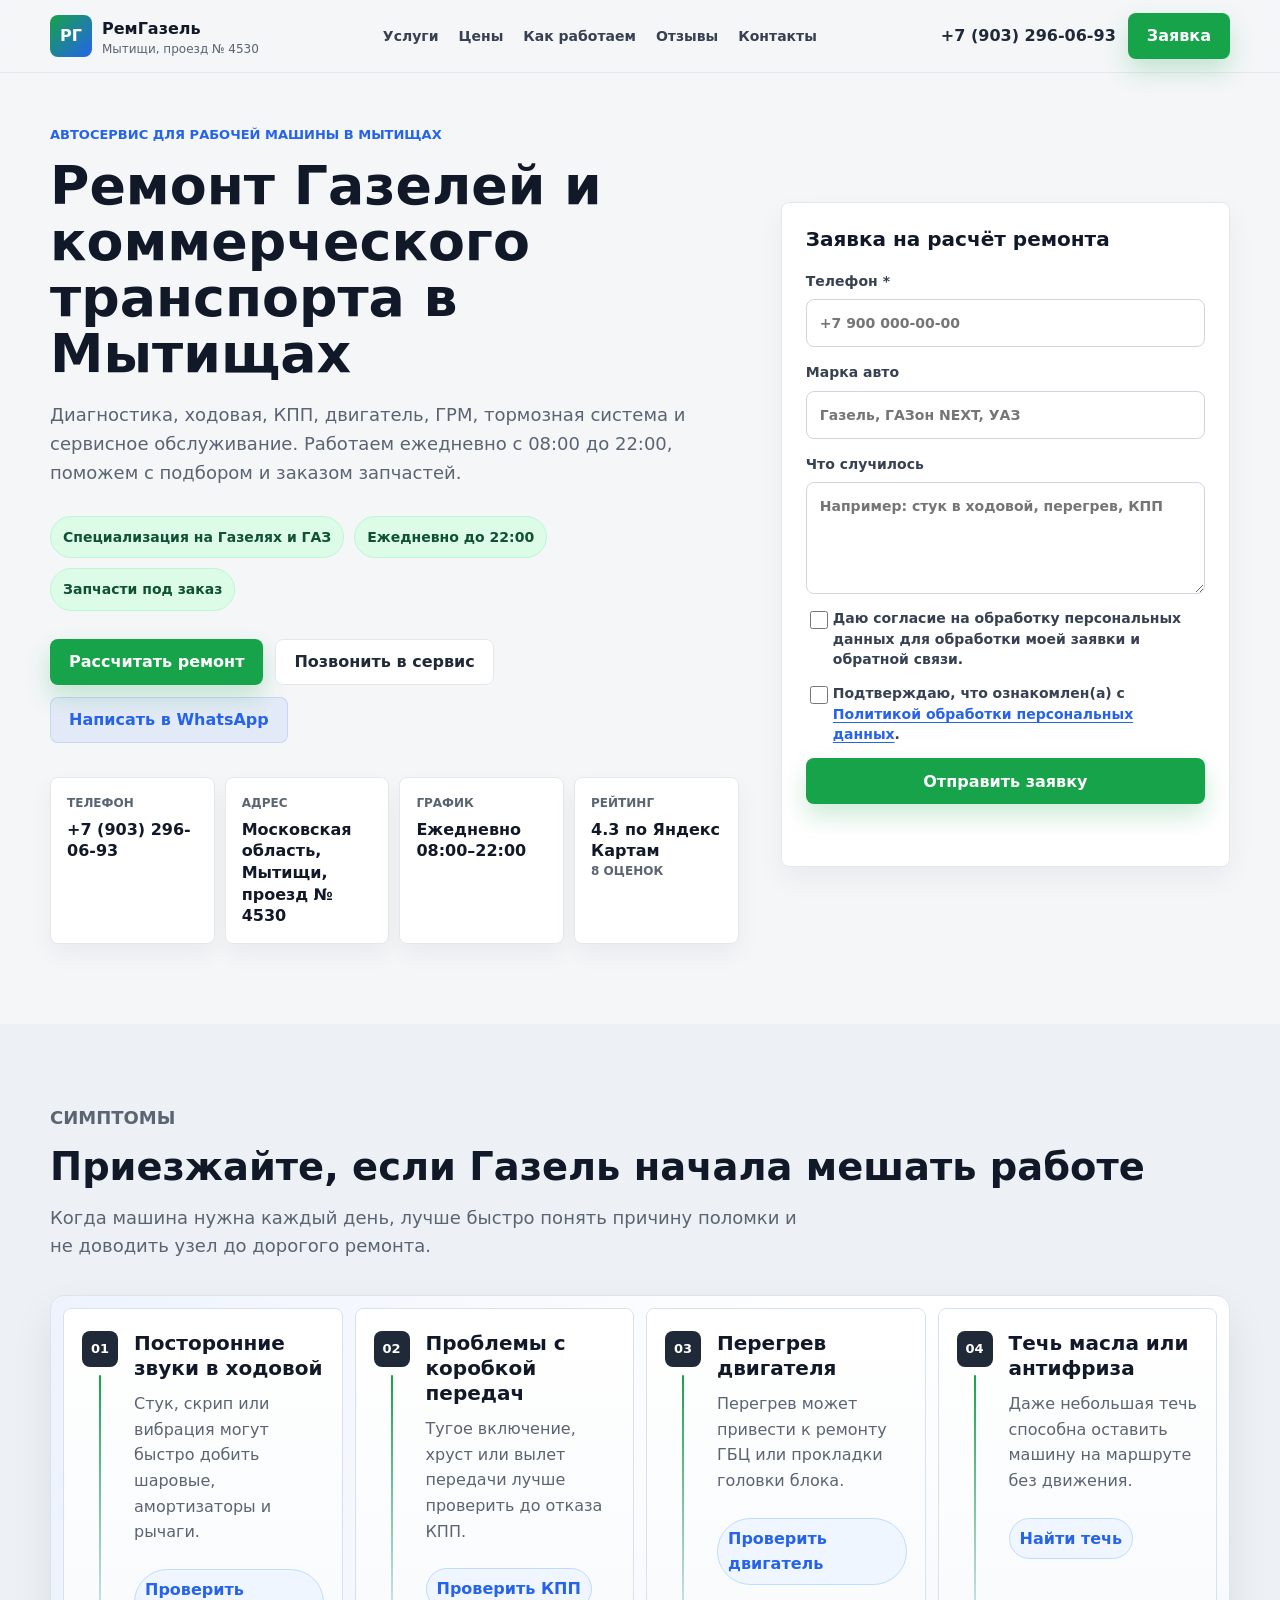
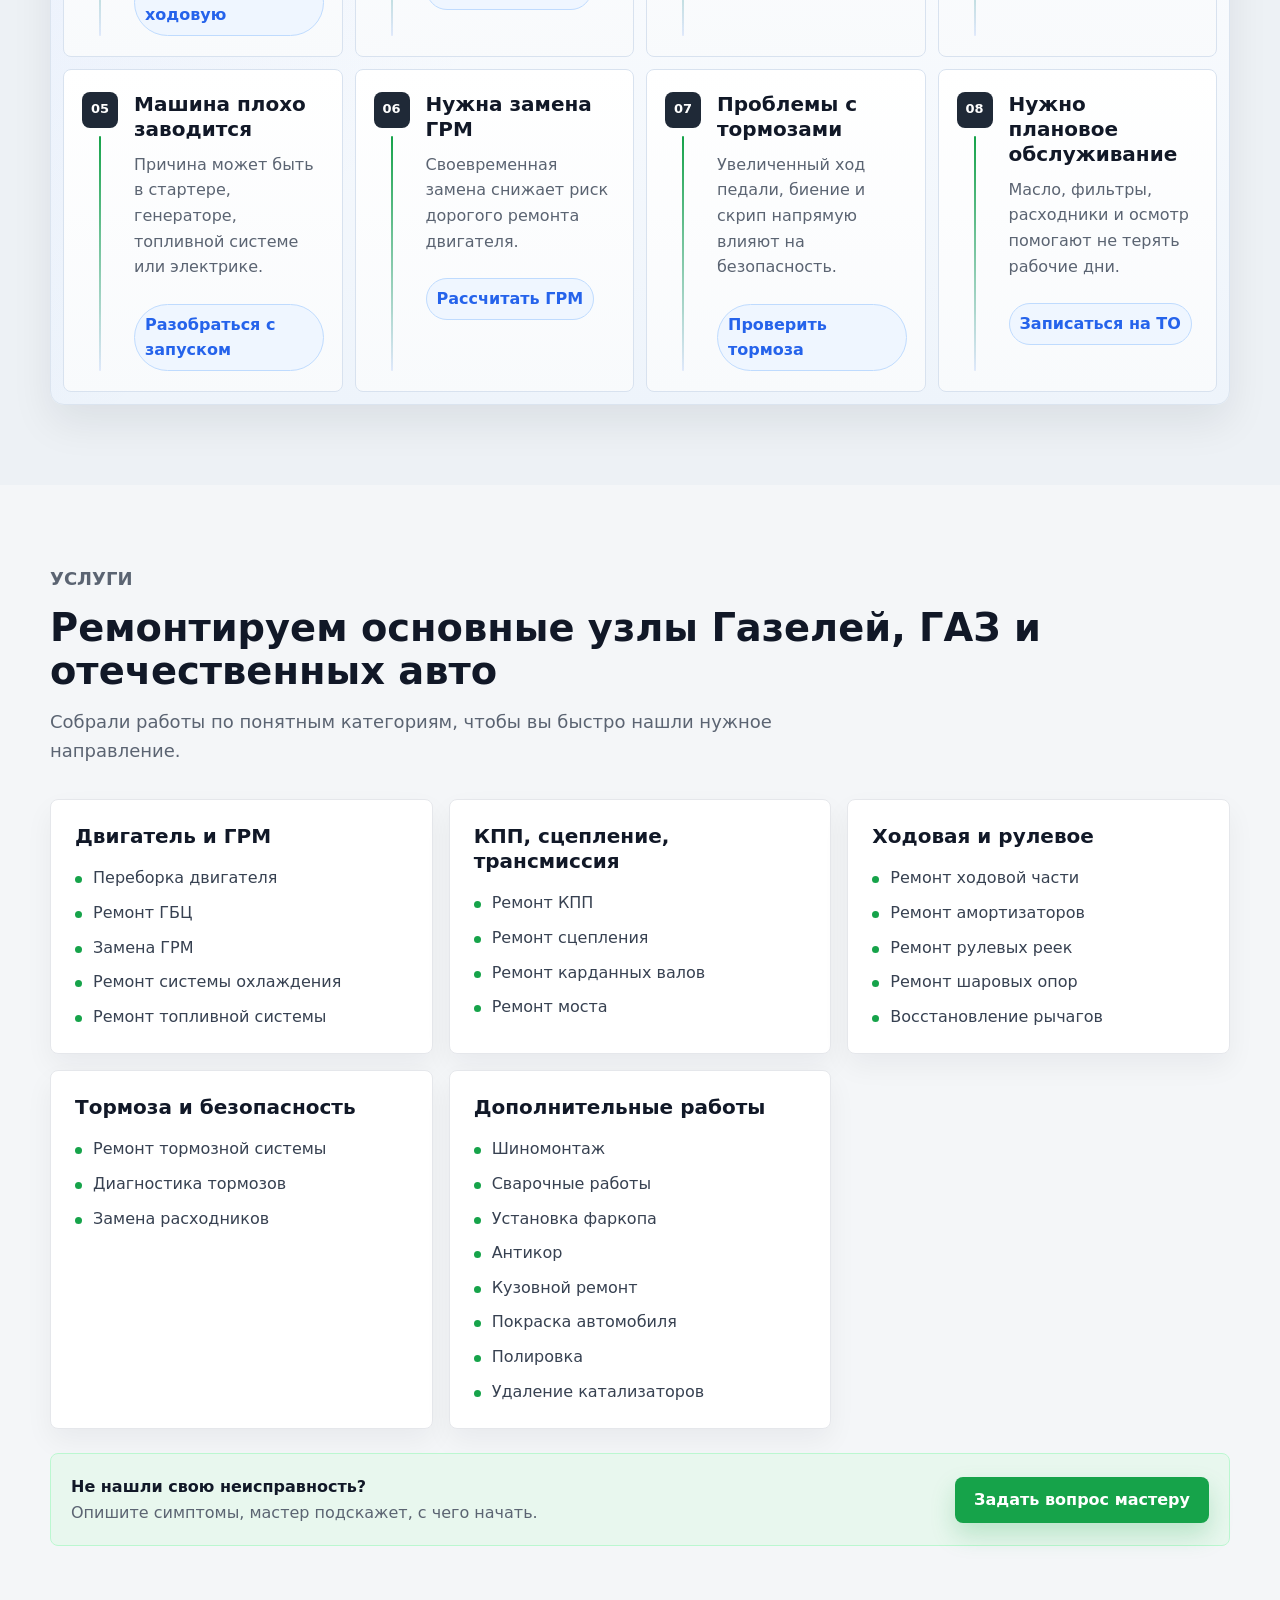
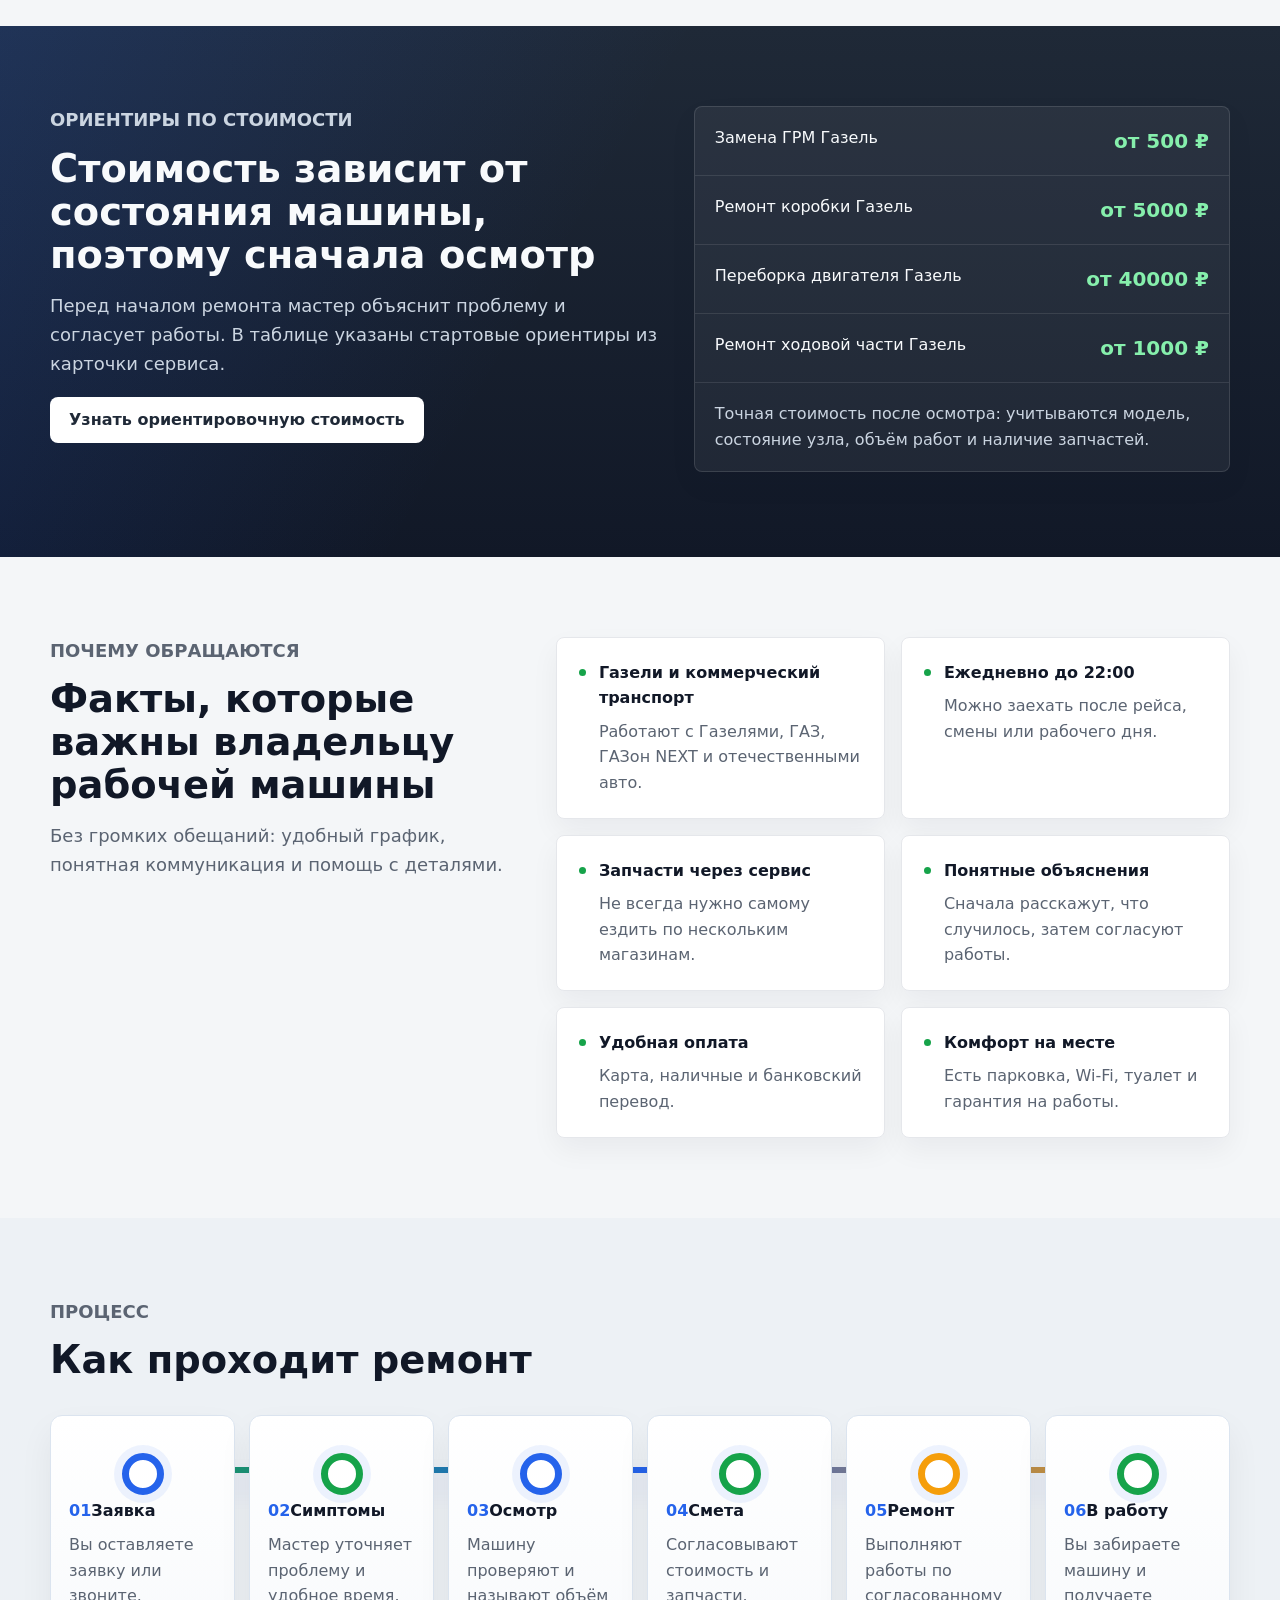
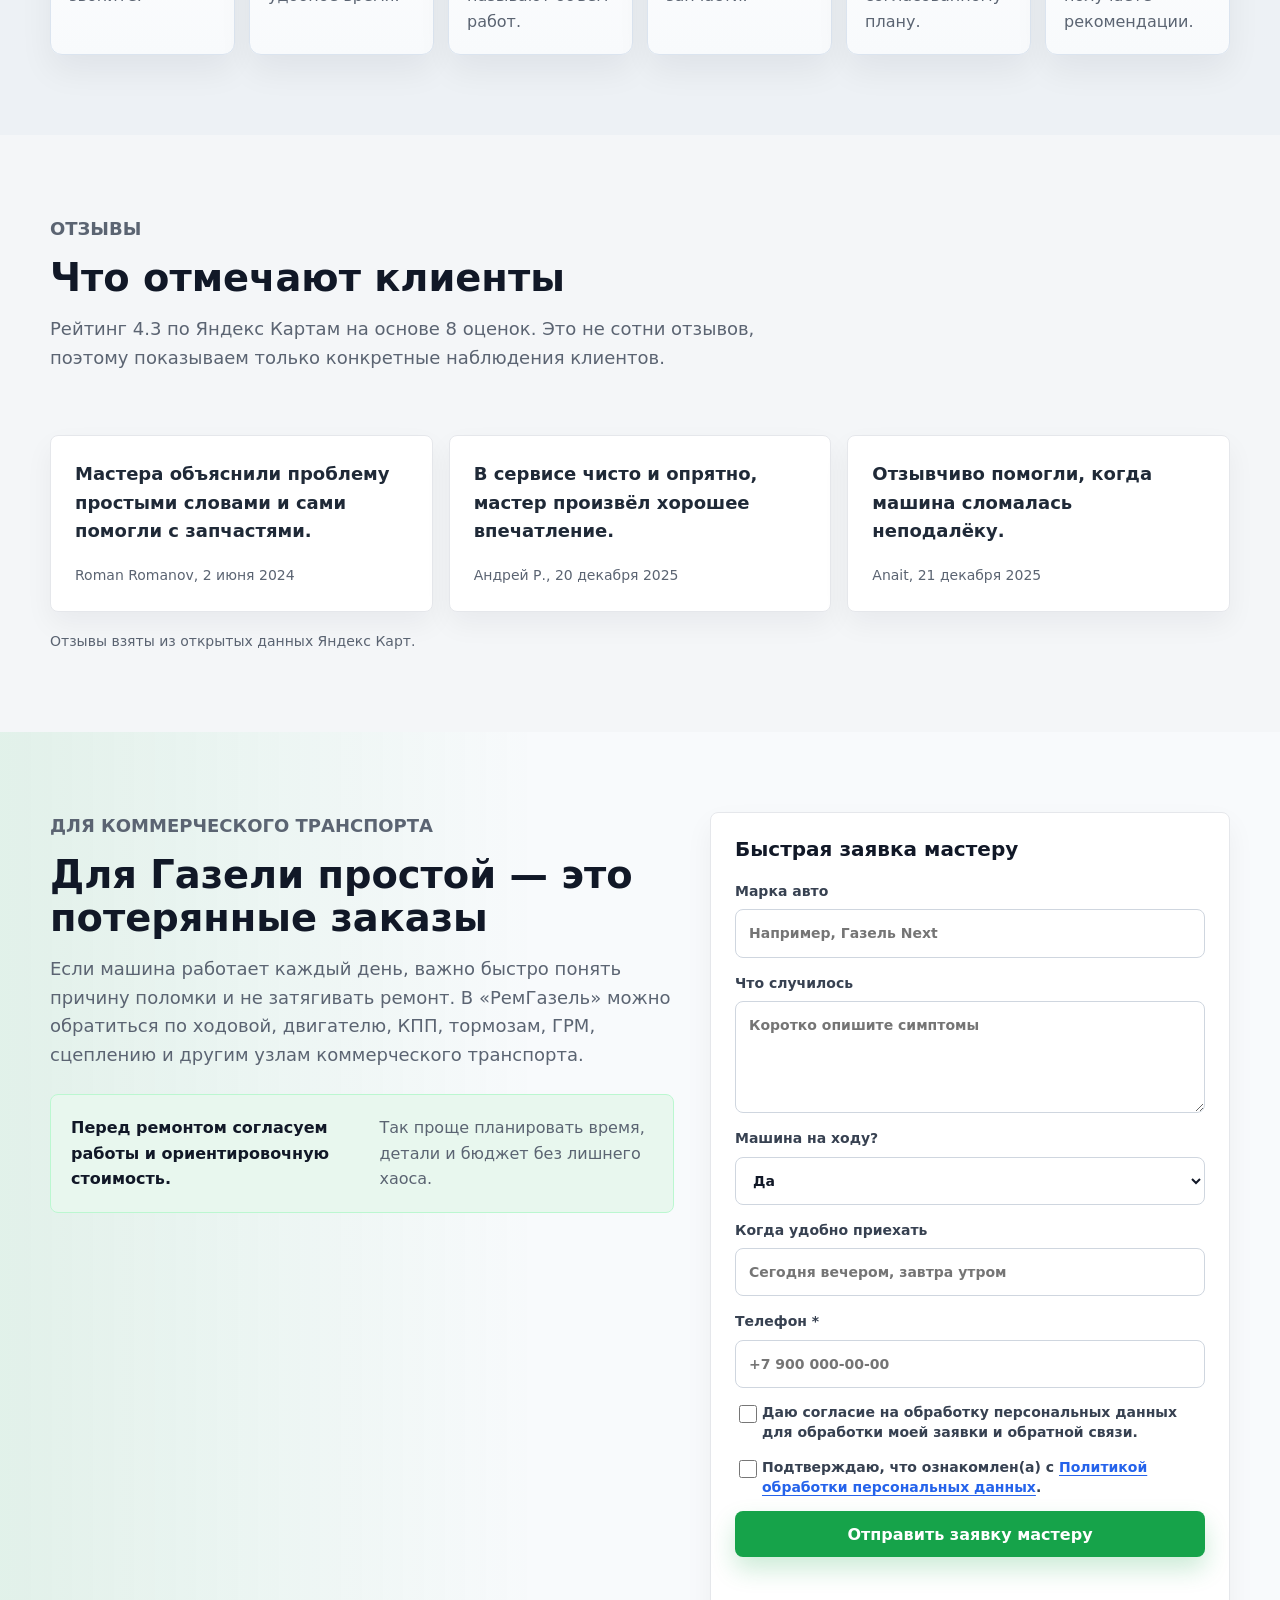
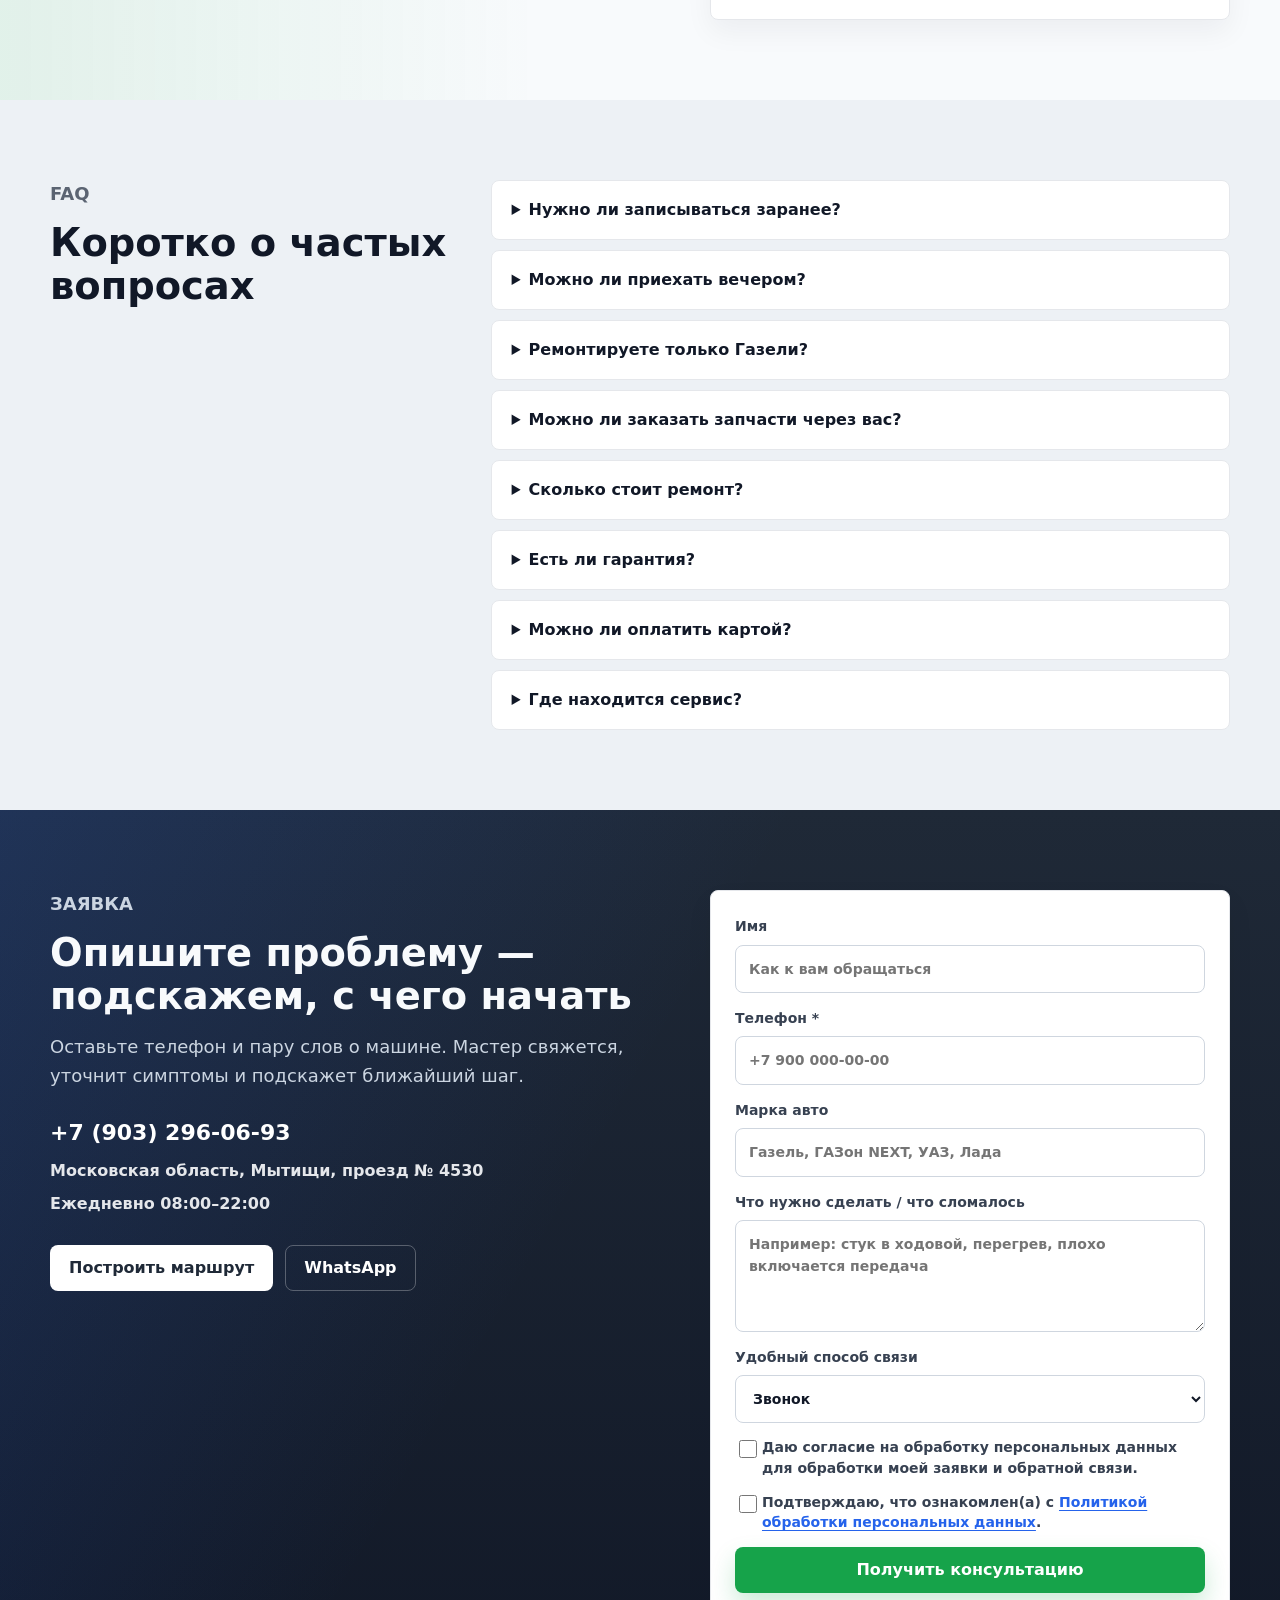
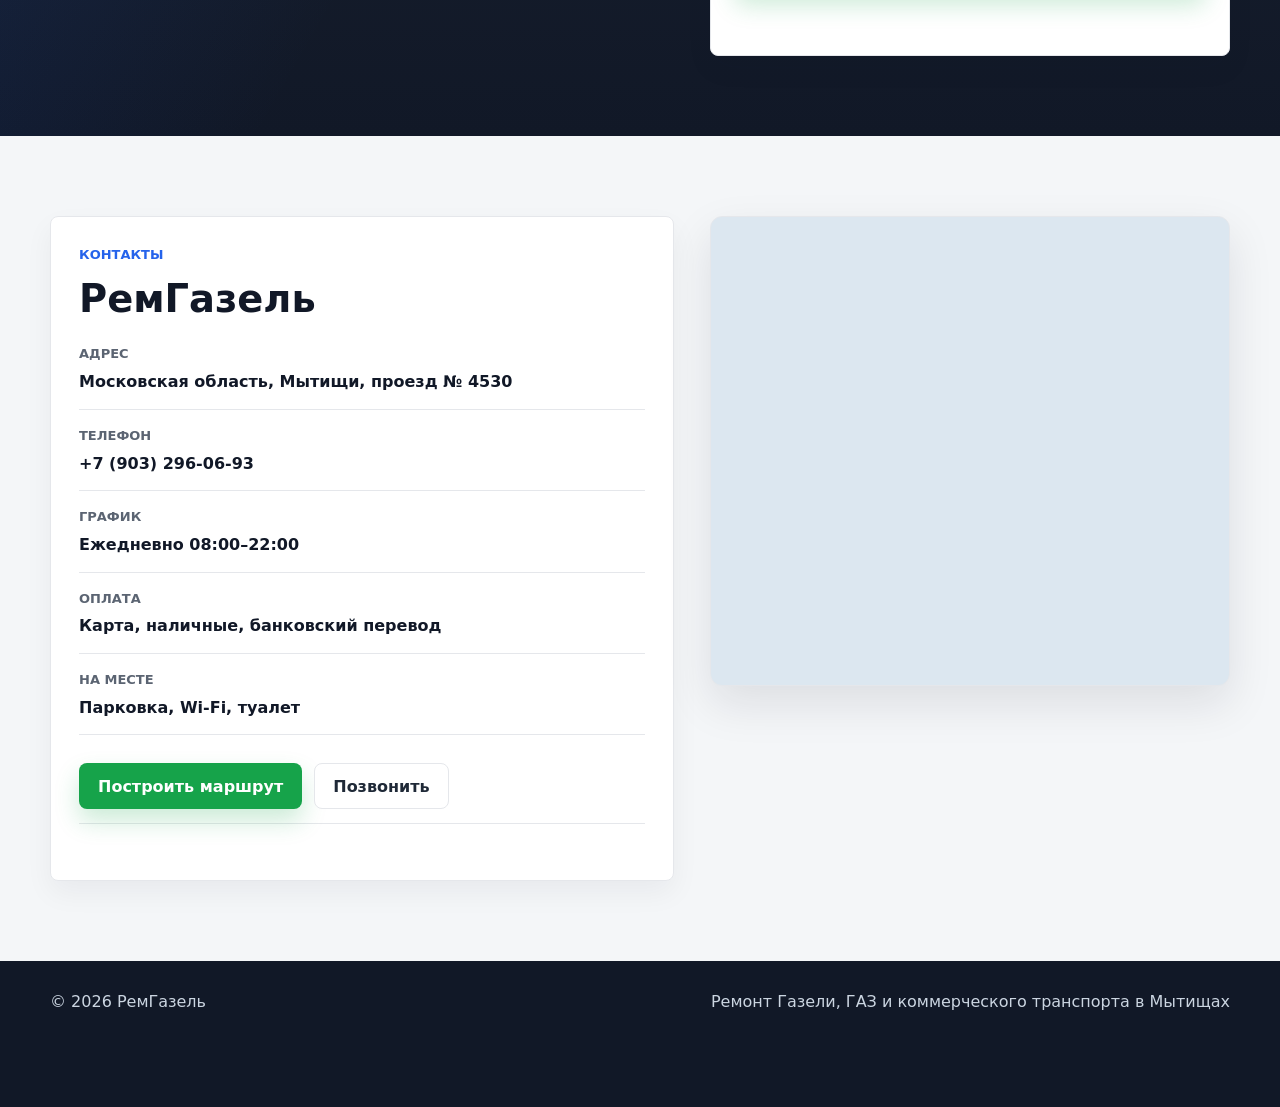
<file: index.html>
﻿<!doctype html>
<html lang="ru">
<head>
    <meta charset="utf-8">
    <meta name="viewport" content="width=device-width, initial-scale=1">
    <title>Ремонт Газелей в Мытищах | РемГазель</title>
    <meta name="description" content="Ремонт Газелей и коммерческого транспорта в Мытищах: диагностика, КПП, двигатель, ГРМ, ходовая. Ежедневно 08:00–22:00.">
    <meta name="robots" content="index, follow">
    <link rel="canonical" href="https://rombensonn.github.io/remgazel/">
    <meta property="og:type" content="website">
    <meta property="og:title" content="Ремонт Газелей и коммерческого транспорта в Мытищах">
    <meta property="og:description" content="Понятная диагностика, согласование стоимости, помощь с запчастями и работа ежедневно до 22:00.">
    <meta property="og:url" content="https://rombensonn.github.io/remgazel/">
    <meta property="og:image" content="https://rombensonn.github.io/remgazel/assets/img/og-remgazel.webp">
    <meta property="og:locale" content="ru_RU">
    <meta name="theme-color" content="#1F2937">
    <link rel="icon" href="data:image/svg+xml,%3Csvg xmlns='http://www.w3.org/2000/svg' viewBox='0 0 64 64'%3E%3Crect width='64' height='64' rx='10' fill='%2316A34A'/%3E%3Ctext x='32' y='40' font-size='24' text-anchor='middle' font-family='Arial' font-weight='700' fill='white'%3E%D0%A0%D0%93%3C/text%3E%3C/svg%3E">
    <link rel="preload" href="assets/img/hero-service.webp" as="image">
    <link rel="stylesheet" href="assets/css/styles.css">
    <script type="application/ld+json">{"@context":"https://schema.org","@type":"AutoRepair","name":"РемГазель","url":"https://rombensonn.github.io/remgazel/","image":"https://rombensonn.github.io/remgazel/assets/img/og-remgazel.webp","telephone":"+7 (903) 296-06-93","address":{"@type":"PostalAddress","streetAddress":"проезд № 4530","addressLocality":"Мытищи","addressRegion":"Московская область","addressCountry":"RU"},"openingHours":"Mo-Su 08:00-22:00","areaServed":["Мытищи","Московская область"],"aggregateRating":{"@type":"AggregateRating","ratingValue":"4.3","ratingCount":8},"paymentAccepted":["Cash","Credit Card","Bank Transfer"],"makesOffer":[{"@type":"Offer","name":"Ремонт Газели в Мытищах"},{"@type":"Offer","name":"Ремонт коммерческого транспорта"},{"@type":"Offer","name":"Замена ГРМ Газель"},{"@type":"Offer","name":"Ремонт КПП Газель"},{"@type":"Offer","name":"Ремонт двигателя Газель"},{"@type":"Offer","name":"Ремонт ходовой Газель"}]}</script>
    <script type="application/ld+json">{"@context":"https://schema.org","@type":"FAQPage","mainEntity":[{"@type":"Question","name":"Нужно ли записываться заранее?","acceptedAnswer":{"@type":"Answer","text":"Лучше позвонить или оставить заявку: мастер уточнит симптомы и подскажет удобное время приезда."}},{"@type":"Question","name":"Можно ли приехать вечером?","acceptedAnswer":{"@type":"Answer","text":"Да. Сервис работает ежедневно с 08:00 до 22:00, можно заехать после рейса или рабочего дня."}},{"@type":"Question","name":"Ремонтируете только Газели?","acceptedAnswer":{"@type":"Answer","text":"Нет. Работаем с ГАЗ, ГАЗон NEXT, УАЗ, ВАЗ, Лада и другим отечественным, легковым и коммерческим транспортом."}},{"@type":"Question","name":"Можно ли заказать запчасти через вас?","acceptedAnswer":{"@type":"Answer","text":"Да. По многим работам мастер подскажет по деталям и поможет оформить заказ через сервис."}},{"@type":"Question","name":"Сколько стоит ремонт?","acceptedAnswer":{"@type":"Answer","text":"Точная стоимость зависит от модели, состояния узла и объёма работ. До ремонта согласуем ориентировочную смету."}},{"@type":"Question","name":"Есть ли гарантия?","acceptedAnswer":{"@type":"Answer","text":"Да, на выполненные работы предоставляется гарантия. Условия зависят от вида ремонта и установленных деталей."}},{"@type":"Question","name":"Можно ли оплатить картой?","acceptedAnswer":{"@type":"Answer","text":"Да. Доступна оплата картой, наличными и банковским переводом."}},{"@type":"Question","name":"Где находится сервис?","acceptedAnswer":{"@type":"Answer","text":"Мы находимся в Мытищах: Московская область, проезд № 4530."}}]}</script>
</head>
<body>
<a class="skip-link" href="#main">Перейти к содержанию</a>

<header class="site-header" data-header>
    <div class="container header-inner">
        <a class="brand" href="#top" aria-label="РемГазель, в начало страницы">
            <span class="brand-mark">РГ</span>
            <span>
                <strong>РемГазель</strong>
                <small>Мытищи, проезд № 4530</small>
            </span>
        </a>
        <nav class="nav" aria-label="Основная навигация" data-nav>
            <a href="#services">Услуги</a>
            <a href="#prices">Цены</a>
            <a href="#process">Как работаем</a>
            <a href="#reviews">Отзывы</a>
            <a href="#contacts">Контакты</a>
        </nav>
        <div class="header-actions">
            <a class="header-phone" href="tel:+79032960693">+7 (903) 296-06-93</a>
            <a class="btn btn-primary" href="#lead">Заявка</a>
            <button class="menu-toggle" type="button" aria-label="Открыть меню" aria-expanded="false" data-menu-toggle>
                <span></span><span></span><span></span>
            </button>
        </div>
    </div>
</header>

<main id="main">
    <section class="hero section" id="top">
        <div class="container hero-grid">
            <div class="hero-copy reveal">
                <p class="eyebrow">Автосервис для рабочей машины в Мытищах</p>
                <h1>Ремонт Газелей и коммерческого транспорта в Мытищах</h1>
                <p class="hero-subtitle">Диагностика, ходовая, КПП, двигатель, ГРМ, тормозная система и сервисное обслуживание. Работаем ежедневно с 08:00 до 22:00, поможем с подбором и заказом запчастей.</p>
                <div class="quick-points" aria-label="Короткие преимущества">
                    <span>Специализация на Газелях и ГАЗ</span>
                    <span>Ежедневно до 22:00</span>
                    <span>Запчасти под заказ</span>
                </div>
                <div class="hero-cta">
                    <a class="btn btn-primary" href="#lead">Рассчитать ремонт</a>
                    <a class="btn btn-secondary" href="tel:+79032960693">Позвонить в сервис</a>
                    <a class="btn btn-ghost" target="_blank" rel="noopener" href="https://wa.me/79032960693?text=%D0%97%D0%B4%D1%80%D0%B0%D0%B2%D1%81%D1%82%D0%B2%D1%83%D0%B9%D1%82%D0%B5.%20%D0%A5%D0%BE%D1%87%D1%83%20%D1%83%D1%82%D0%BE%D1%87%D0%BD%D0%B8%D1%82%D1%8C%20%D1%80%D0%B5%D0%BC%D0%BE%D0%BD%D1%82%20%D0%93%D0%B0%D0%B7%D0%B5%D0%BB%D0%B8">Написать в WhatsApp</a>
                </div>
                <div class="hero-facts" aria-label="Контакты сервиса">
                    <div><span>Телефон</span><a href="tel:+79032960693">+7 (903) 296-06-93</a></div>
                    <div><span>Адрес</span><strong>Московская область, Мытищи, проезд № 4530</strong></div>
                    <div><span>График</span><strong>Ежедневно 08:00–22:00</strong></div>
                    <div><span>Рейтинг</span><strong>4.3 по Яндекс Картам</strong><small>8 оценок</small></div>
                </div>
            </div>

            <div class="hero-panel reveal form-panel" aria-label="Форма заявки на ремонт">
                <form class="lead-form hero-lead-form" data-lead-form novalidate>
                    <h3>Заявка на расчёт ремонта</h3>
                    <label>Телефон *<input name="phone" type="tel" inputmode="tel" autocomplete="tel" required placeholder="+7 900 000-00-00"></label>
                    <label>Марка авто<input name="car" type="text" maxlength="80" placeholder="Газель, ГАЗон NEXT, УАЗ"></label>
                    <label>Что случилось<textarea name="issue" maxlength="1000" placeholder="Например: стук в ходовой, перегрев, КПП"></textarea></label>
                    <input type="hidden" name="contact_method" value="Звонок">
                    <input type="hidden" name="page_url" value="">
                    <input type="hidden" name="utm_source" value="">
                    <input type="hidden" name="utm_medium" value="">
                    <input type="hidden" name="utm_campaign" value="">
                    <label class="hp-field">Сайт<input name="website" type="text" tabindex="-1" autocomplete="off"></label>
                    <label class="consent"><input type="checkbox" name="consent_data" value="1" required><span>Даю согласие на обработку персональных данных для обработки моей заявки и обратной связи.</span></label>
                    <label class="consent"><input type="checkbox" name="consent_policy" value="1" required><span>Подтверждаю, что ознакомлен(а) с <a href="privacy.html" target="_blank" rel="noopener">Политикой обработки персональных данных</a>.</span></label>
                    <button class="btn btn-primary" type="submit">Отправить заявку</button>
                    <p class="form-message" role="status" aria-live="polite"></p>
                </form>
            </div>
        </div>
    </section>

    <section class="section section-muted">
        <div class="container">
            <div class="section-head reveal">
                <p class="eyebrow">Симптомы</p>
                <h2>Приезжайте, если Газель начала мешать работе</h2>
                <p>Когда машина нужна каждый день, лучше быстро понять причину поломки и не доводить узел до дорогого ремонта.</p>
            </div>
            <div class="symptom-grid">
                                    <article class="symptom-card reveal">
                        <h3>Посторонние звуки в ходовой</h3>
                        <p>Стук, скрип или вибрация могут быстро добить шаровые, амортизаторы и рычаги.</p>
                        <a href="#lead">Проверить ходовую</a>
                    </article>
                                    <article class="symptom-card reveal">
                        <h3>Проблемы с коробкой передач</h3>
                        <p>Тугое включение, хруст или вылет передачи лучше проверить до отказа КПП.</p>
                        <a href="#lead">Проверить КПП</a>
                    </article>
                                    <article class="symptom-card reveal">
                        <h3>Перегрев двигателя</h3>
                        <p>Перегрев может привести к ремонту ГБЦ или прокладки головки блока.</p>
                        <a href="#lead">Проверить двигатель</a>
                    </article>
                                    <article class="symptom-card reveal">
                        <h3>Течь масла или антифриза</h3>
                        <p>Даже небольшая течь способна оставить машину на маршруте без движения.</p>
                        <a href="#lead">Найти течь</a>
                    </article>
                                    <article class="symptom-card reveal">
                        <h3>Машина плохо заводится</h3>
                        <p>Причина может быть в стартере, генераторе, топливной системе или электрике.</p>
                        <a href="#lead">Разобраться с запуском</a>
                    </article>
                                    <article class="symptom-card reveal">
                        <h3>Нужна замена ГРМ</h3>
                        <p>Своевременная замена снижает риск дорогого ремонта двигателя.</p>
                        <a href="#lead">Рассчитать ГРМ</a>
                    </article>
                                    <article class="symptom-card reveal">
                        <h3>Проблемы с тормозами</h3>
                        <p>Увеличенный ход педали, биение и скрип напрямую влияют на безопасность.</p>
                        <a href="#lead">Проверить тормоза</a>
                    </article>
                                    <article class="symptom-card reveal">
                        <h3>Нужно плановое обслуживание</h3>
                        <p>Масло, фильтры, расходники и осмотр помогают не терять рабочие дни.</p>
                        <a href="#lead">Записаться на ТО</a>
                    </article>
                            </div>
        </div>
    </section>

    <section class="section" id="services">
        <div class="container">
            <div class="section-head reveal">
                <p class="eyebrow">Услуги</p>
                <h2>Ремонтируем основные узлы Газелей, ГАЗ и отечественных авто</h2>
                <p>Собрали работы по понятным категориям, чтобы вы быстро нашли нужное направление.</p>
            </div>
            <div class="service-grid">
                                    <article class="service-card reveal">
                        <h3>Двигатель и ГРМ</h3>
                        <ul>
                                                            <li>Переборка двигателя</li>
                                                            <li>Ремонт ГБЦ</li>
                                                            <li>Замена ГРМ</li>
                                                            <li>Ремонт системы охлаждения</li>
                                                            <li>Ремонт топливной системы</li>
                                                    </ul>
                    </article>
                                    <article class="service-card reveal">
                        <h3>КПП, сцепление, трансмиссия</h3>
                        <ul>
                                                            <li>Ремонт КПП</li>
                                                            <li>Ремонт сцепления</li>
                                                            <li>Ремонт карданных валов</li>
                                                            <li>Ремонт моста</li>
                                                    </ul>
                    </article>
                                    <article class="service-card reveal">
                        <h3>Ходовая и рулевое</h3>
                        <ul>
                                                            <li>Ремонт ходовой части</li>
                                                            <li>Ремонт амортизаторов</li>
                                                            <li>Ремонт рулевых реек</li>
                                                            <li>Ремонт шаровых опор</li>
                                                            <li>Восстановление рычагов</li>
                                                    </ul>
                    </article>
                                    <article class="service-card reveal">
                        <h3>Тормоза и безопасность</h3>
                        <ul>
                                                            <li>Ремонт тормозной системы</li>
                                                            <li>Диагностика тормозов</li>
                                                            <li>Замена расходников</li>
                                                    </ul>
                    </article>
                                    <article class="service-card reveal">
                        <h3>Дополнительные работы</h3>
                        <ul>
                                                            <li>Шиномонтаж</li>
                                                            <li>Сварочные работы</li>
                                                            <li>Установка фаркопа</li>
                                                            <li>Антикор</li>
                                                            <li>Кузовной ремонт</li>
                                                            <li>Покраска автомобиля</li>
                                                            <li>Полировка</li>
                                                            <li>Удаление катализаторов</li>
                                                    </ul>
                    </article>
                            </div>
            <div class="inline-cta reveal">
                <div>
                    <strong>Не нашли свою неисправность?</strong>
                    <span>Опишите симптомы, мастер подскажет, с чего начать.</span>
                </div>
                <a class="btn btn-primary" href="#lead">Задать вопрос мастеру</a>
            </div>
        </div>
    </section>

    <section class="section section-graphite" id="prices">
        <div class="container prices-layout">
            <div class="section-head invert reveal">
                <p class="eyebrow">Ориентиры по стоимости</p>
                <h2>Стоимость зависит от состояния машины, поэтому сначала осмотр</h2>
                <p>Перед началом ремонта мастер объяснит проблему и согласует работы. В таблице указаны стартовые ориентиры из карточки сервиса.</p>
                <a class="btn btn-light" href="#lead">Узнать ориентировочную стоимость</a>
            </div>
            <div class="price-table reveal" role="table" aria-label="Ориентиры по стоимости ремонта">
                                    <div class="price-row" role="row">
                        <span role="cell">Замена ГРМ Газель</span>
                        <strong role="cell">от 500 ₽</strong>
                    </div>
                                    <div class="price-row" role="row">
                        <span role="cell">Ремонт коробки Газель</span>
                        <strong role="cell">от 5000 ₽</strong>
                    </div>
                                    <div class="price-row" role="row">
                        <span role="cell">Переборка двигателя Газель</span>
                        <strong role="cell">от 40000 ₽</strong>
                    </div>
                                    <div class="price-row" role="row">
                        <span role="cell">Ремонт ходовой части Газель</span>
                        <strong role="cell">от 1000 ₽</strong>
                    </div>
                                <p class="price-note">Точная стоимость после осмотра: учитываются модель, состояние узла, объём работ и наличие запчастей.</p>
            </div>
        </div>
    </section>

    <section class="section">
        <div class="container why-layout">
            <div class="section-head reveal">
                <p class="eyebrow">Почему обращаются</p>
                <h2>Факты, которые важны владельцу рабочей машины</h2>
                <p>Без громких обещаний: удобный график, понятная коммуникация и помощь с деталями.</p>
            </div>
            <div class="benefit-grid">
                <div class="benefit-card reveal"><strong>Газели и коммерческий транспорт</strong><span>Работают с Газелями, ГАЗ, ГАЗон NEXT и отечественными авто.</span></div>
                <div class="benefit-card reveal"><strong>Ежедневно до 22:00</strong><span>Можно заехать после рейса, смены или рабочего дня.</span></div>
                <div class="benefit-card reveal"><strong>Запчасти через сервис</strong><span>Не всегда нужно самому ездить по нескольким магазинам.</span></div>
                <div class="benefit-card reveal"><strong>Понятные объяснения</strong><span>Сначала расскажут, что случилось, затем согласуют работы.</span></div>
                <div class="benefit-card reveal"><strong>Удобная оплата</strong><span>Карта, наличные и банковский перевод.</span></div>
                <div class="benefit-card reveal"><strong>Комфорт на месте</strong><span>Есть парковка, Wi-Fi, туалет и гарантия на работы.</span></div>
            </div>
        </div>
    </section>

    <section class="section section-muted" id="process">
        <div class="container">
            <div class="section-head reveal">
                <p class="eyebrow">Процесс</p>
                <h2>Как проходит ремонт</h2>
            </div>
            <ol class="process-route reveal">
                <li><span>01</span><strong>Заявка</strong><p>Вы оставляете заявку или звоните.</p></li>
                <li><span>02</span><strong>Симптомы</strong><p>Мастер уточняет проблему и удобное время.</p></li>
                <li><span>03</span><strong>Осмотр</strong><p>Машину проверяют и называют объём работ.</p></li>
                <li><span>04</span><strong>Смета</strong><p>Согласовывают стоимость и запчасти.</p></li>
                <li><span>05</span><strong>Ремонт</strong><p>Выполняют работы по согласованному плану.</p></li>
                <li><span>06</span><strong>В работу</strong><p>Вы забираете машину и получаете рекомендации.</p></li>
            </ol>
        </div>
    </section>

    <section class="section" id="reviews">
        <div class="container reviews-layout">
            <div class="section-head reveal">
                <p class="eyebrow">Отзывы</p>
                <h2>Что отмечают клиенты</h2>
                <p>Рейтинг 4.3 по Яндекс Картам на основе 8 оценок. Это не сотни отзывов, поэтому показываем только конкретные наблюдения клиентов.</p>
            </div>
            <div class="review-grid">
                <figure class="review-card reveal">
                    <blockquote>Мастера объяснили проблему простыми словами и сами помогли с запчастями.</blockquote>
                    <figcaption>Roman Romanov, 2 июня 2024</figcaption>
                </figure>
                <figure class="review-card reveal">
                    <blockquote>В сервисе чисто и опрятно, мастер произвёл хорошее впечатление.</blockquote>
                    <figcaption>Андрей Р., 20 декабря 2025</figcaption>
                </figure>
                <figure class="review-card reveal">
                    <blockquote>Отзывчиво помогли, когда машина сломалась неподалёку.</blockquote>
                    <figcaption>Anait, 21 декабря 2025</figcaption>
                </figure>
            </div>
            <p class="source-note">Отзывы взяты из открытых данных Яндекс Карт.</p>
        </div>
    </section>

    <section class="section commercial-section">
        <div class="container commercial-grid">
            <div class="commercial-copy reveal">
                <p class="eyebrow">Для коммерческого транспорта</p>
                <h2>Для Газели простой — это потерянные заказы</h2>
                <p>Если машина работает каждый день, важно быстро понять причину поломки и не затягивать ремонт. В «РемГазель» можно обратиться по ходовой, двигателю, КПП, тормозам, ГРМ, сцеплению и другим узлам коммерческого транспорта.</p>
                <div class="risk-card">
                    <strong>Перед ремонтом согласуем работы и ориентировочную стоимость.</strong>
                    <span>Так проще планировать время, детали и бюджет без лишнего хаоса.</span>
                </div>
            </div>
            <form class="lead-form mini-form reveal" data-lead-form novalidate>
                <h3>Быстрая заявка мастеру</h3>
                <label>Марка авто<input name="car" type="text" maxlength="80" placeholder="Например, Газель Next"></label>
                <label>Что случилось<textarea name="issue" maxlength="1000" placeholder="Коротко опишите симптомы"></textarea></label>
                <label>Машина на ходу?
                    <select name="vehicle_status">
                        <option value="Да">Да</option>
                        <option value="Нет">Нет</option>
                    </select>
                </label>
                <label>Когда удобно приехать<input name="preferred_time" type="text" maxlength="80" placeholder="Сегодня вечером, завтра утром"></label>
                <label>Телефон *<input name="phone" type="tel" inputmode="tel" autocomplete="tel" required placeholder="+7 900 000-00-00"></label>
                <input type="hidden" name="contact_method" value="Звонок">
                <input type="hidden" name="page_url" value="">
                <input type="hidden" name="utm_source" value="">
                <input type="hidden" name="utm_medium" value="">
                <input type="hidden" name="utm_campaign" value="">
                <label class="hp-field">Сайт<input name="website" type="text" tabindex="-1" autocomplete="off"></label>
                <label class="consent"><input type="checkbox" name="consent_data" value="1" required><span>Даю согласие на обработку персональных данных для обработки моей заявки и обратной связи.</span></label>
                <label class="consent"><input type="checkbox" name="consent_policy" value="1" required><span>Подтверждаю, что ознакомлен(а) с <a href="privacy.html" target="_blank" rel="noopener">Политикой обработки персональных данных</a>.</span></label>
                <button class="btn btn-primary" type="submit">Отправить заявку мастеру</button>
                <p class="form-message" role="status" aria-live="polite"></p>
            </form>
        </div>
    </section>

    <section class="section section-muted" id="faq">
        <div class="container faq-layout">
            <div class="section-head reveal">
                <p class="eyebrow">FAQ</p>
                <h2>Коротко о частых вопросах</h2>
            </div>
            <div class="faq-list reveal">
                                    <details>
                        <summary>Нужно ли записываться заранее?</summary>
                        <p>Лучше позвонить или оставить заявку: мастер уточнит симптомы и подскажет удобное время приезда.</p>
                    </details>
                                    <details>
                        <summary>Можно ли приехать вечером?</summary>
                        <p>Да. Сервис работает ежедневно с 08:00 до 22:00, можно заехать после рейса или рабочего дня.</p>
                    </details>
                                    <details>
                        <summary>Ремонтируете только Газели?</summary>
                        <p>Нет. Работаем с ГАЗ, ГАЗон NEXT, УАЗ, ВАЗ, Лада и другим отечественным, легковым и коммерческим транспортом.</p>
                    </details>
                                    <details>
                        <summary>Можно ли заказать запчасти через вас?</summary>
                        <p>Да. По многим работам мастер подскажет по деталям и поможет оформить заказ через сервис.</p>
                    </details>
                                    <details>
                        <summary>Сколько стоит ремонт?</summary>
                        <p>Точная стоимость зависит от модели, состояния узла и объёма работ. До ремонта согласуем ориентировочную смету.</p>
                    </details>
                                    <details>
                        <summary>Есть ли гарантия?</summary>
                        <p>Да, на выполненные работы предоставляется гарантия. Условия зависят от вида ремонта и установленных деталей.</p>
                    </details>
                                    <details>
                        <summary>Можно ли оплатить картой?</summary>
                        <p>Да. Доступна оплата картой, наличными и банковским переводом.</p>
                    </details>
                                    <details>
                        <summary>Где находится сервис?</summary>
                        <p>Мы находимся в Мытищах: Московская область, проезд № 4530.</p>
                    </details>
                            </div>
        </div>
    </section>

    <section class="section final-cta" id="lead">
        <div class="container lead-grid">
            <div class="section-head invert reveal">
                <p class="eyebrow">Заявка</p>
                <h2>Опишите проблему — подскажем, с чего начать</h2>
                <p>Оставьте телефон и пару слов о машине. Мастер свяжется, уточнит симптомы и подскажет ближайший шаг.</p>
                <div class="contact-stack">
                    <a href="tel:+79032960693">+7 (903) 296-06-93</a>
                    <span>Московская область, Мытищи, проезд № 4530</span>
                    <span>Ежедневно 08:00–22:00</span>
                </div>
                <div class="hero-cta">
                    <a class="btn btn-light" target="_blank" rel="noopener" href="https://yandex.ru/maps/?text=%D0%9C%D0%BE%D1%81%D0%BA%D0%BE%D0%B2%D1%81%D0%BA%D0%B0%D1%8F+%D0%BE%D0%B1%D0%BB%D0%B0%D1%81%D1%82%D1%8C%2C+%D0%9C%D1%8B%D1%82%D0%B8%D1%89%D0%B8%2C+%D0%BF%D1%80%D0%BE%D0%B5%D0%B7%D0%B4+%E2%84%96+4530">Построить маршрут</a>
                    <a class="btn btn-outline-light" target="_blank" rel="noopener" href="https://wa.me/79032960693?text=%D0%97%D0%B4%D1%80%D0%B0%D0%B2%D1%81%D1%82%D0%B2%D1%83%D0%B9%D1%82%D0%B5.%20%D0%A5%D0%BE%D1%87%D1%83%20%D1%83%D1%82%D0%BE%D1%87%D0%BD%D0%B8%D1%82%D1%8C%20%D1%80%D0%B5%D0%BC%D0%BE%D0%BD%D1%82%20%D0%93%D0%B0%D0%B7%D0%B5%D0%BB%D0%B8">WhatsApp</a>
                </div>
            </div>
            <form class="lead-form reveal" data-lead-form novalidate>
                <label>Имя<input name="name" type="text" maxlength="80" autocomplete="name" placeholder="Как к вам обращаться"></label>
                <label>Телефон *<input name="phone" type="tel" inputmode="tel" autocomplete="tel" required placeholder="+7 900 000-00-00"></label>
                <label>Марка авто<input name="car" type="text" maxlength="80" placeholder="Газель, ГАЗон NEXT, УАЗ, Лада"></label>
                <label>Что нужно сделать / что сломалось<textarea name="issue" maxlength="1000" placeholder="Например: стук в ходовой, перегрев, плохо включается передача"></textarea></label>
                <label>Удобный способ связи
                    <select name="contact_method">
                        <option value="Звонок">Звонок</option>
                        <option value="WhatsApp">WhatsApp</option>
                        <option value="Telegram">Telegram</option>
                    </select>
                </label>
                <label class="consent"><input type="checkbox" name="consent_data" value="1" required><span>Даю согласие на обработку персональных данных для обработки моей заявки и обратной связи.</span></label>
                <label class="consent"><input type="checkbox" name="consent_policy" value="1" required><span>Подтверждаю, что ознакомлен(а) с <a href="privacy.html" target="_blank" rel="noopener">Политикой обработки персональных данных</a>.</span></label>
                <input type="hidden" name="page_url" value="">
                <input type="hidden" name="utm_source" value="">
                <input type="hidden" name="utm_medium" value="">
                <input type="hidden" name="utm_campaign" value="">
                <label class="hp-field">Сайт<input name="website" type="text" tabindex="-1" autocomplete="off"></label>
                <button class="btn btn-primary" type="submit">Получить консультацию</button>
                <p class="form-message" role="status" aria-live="polite"></p>
            </form>
        </div>
    </section>

    <section class="section contacts-section" id="contacts">
        <div class="container contacts-grid">
            <div class="contact-card reveal">
                <p class="eyebrow">Контакты</p>
                <h2>РемГазель</h2>
                <dl>
                    <div><dt>Адрес</dt><dd>Московская область, Мытищи, проезд № 4530</dd></div>
                    <div><dt>Телефон</dt><dd><a href="tel:+79032960693">+7 (903) 296-06-93</a></dd></div>
                    <div><dt>График</dt><dd>Ежедневно 08:00–22:00</dd></div>
                    <div><dt>Оплата</dt><dd>Карта, наличные, банковский перевод</dd></div>
                    <div><dt>На месте</dt><dd>Парковка, Wi‑Fi, туалет</dd></div>
                </dl>
                <div class="hero-cta">
                    <a class="btn btn-primary" target="_blank" rel="noopener" href="https://yandex.ru/maps/?text=%D0%9C%D0%BE%D1%81%D0%BA%D0%BE%D0%B2%D1%81%D0%BA%D0%B0%D1%8F+%D0%BE%D0%B1%D0%BB%D0%B0%D1%81%D1%82%D1%8C%2C+%D0%9C%D1%8B%D1%82%D0%B8%D1%89%D0%B8%2C+%D0%BF%D1%80%D0%BE%D0%B5%D0%B7%D0%B4+%E2%84%96+4530">Построить маршрут</a>
                    <a class="btn btn-secondary" href="tel:+79032960693">Позвонить</a>
                </div>
            </div>
            <iframe
                class="map-frame reveal"
                title="Яндекс Карта: РемГазель, Московская область, Мытищи, проезд № 4530"
                src="https://yandex.ru/map-widget/v1/?text=%D0%A0%D0%B5%D0%BC%D0%93%D0%B0%D0%B7%D0%B5%D0%BB%D1%8C%2C+%D0%9C%D0%BE%D1%81%D0%BA%D0%BE%D0%B2%D1%81%D0%BA%D0%B0%D1%8F+%D0%BE%D0%B1%D0%BB%D0%B0%D1%81%D1%82%D1%8C%2C+%D0%9C%D1%8B%D1%82%D0%B8%D1%89%D0%B8%2C+%D0%BF%D1%80%D0%BE%D0%B5%D0%B7%D0%B4+%E2%84%96+4530&z=16"
                loading="lazy"
                referrerpolicy="no-referrer-when-downgrade"
                allowfullscreen>
            </iframe>
        </div>
    </section>
</main>

<footer class="site-footer">
    <div class="container footer-inner">
        <span>© 2026 РемГазель</span>
        <span>Ремонт Газели, ГАЗ и коммерческого транспорта в Мытищах</span>
    </div>
</footer>

<div class="mobile-cta" aria-label="Быстрые действия">
    <a href="tel:+79032960693">Позвонить</a>
    <a target="_blank" rel="noopener" href="https://wa.me/79032960693?text=%D0%97%D0%B4%D1%80%D0%B0%D0%B2%D1%81%D1%82%D0%B2%D1%83%D0%B9%D1%82%D0%B5.%20%D0%A5%D0%BE%D1%87%D1%83%20%D1%83%D1%82%D0%BE%D1%87%D0%BD%D0%B8%D1%82%D1%8C%20%D1%80%D0%B5%D0%BC%D0%BE%D0%BD%D1%82%20%D0%93%D0%B0%D0%B7%D0%B5%D0%BB%D0%B8">WhatsApp</a>
    <a href="#lead">Заявка</a>
</div>

<script src="assets/js/main.js" defer></script>
</body>
</html>
</file>
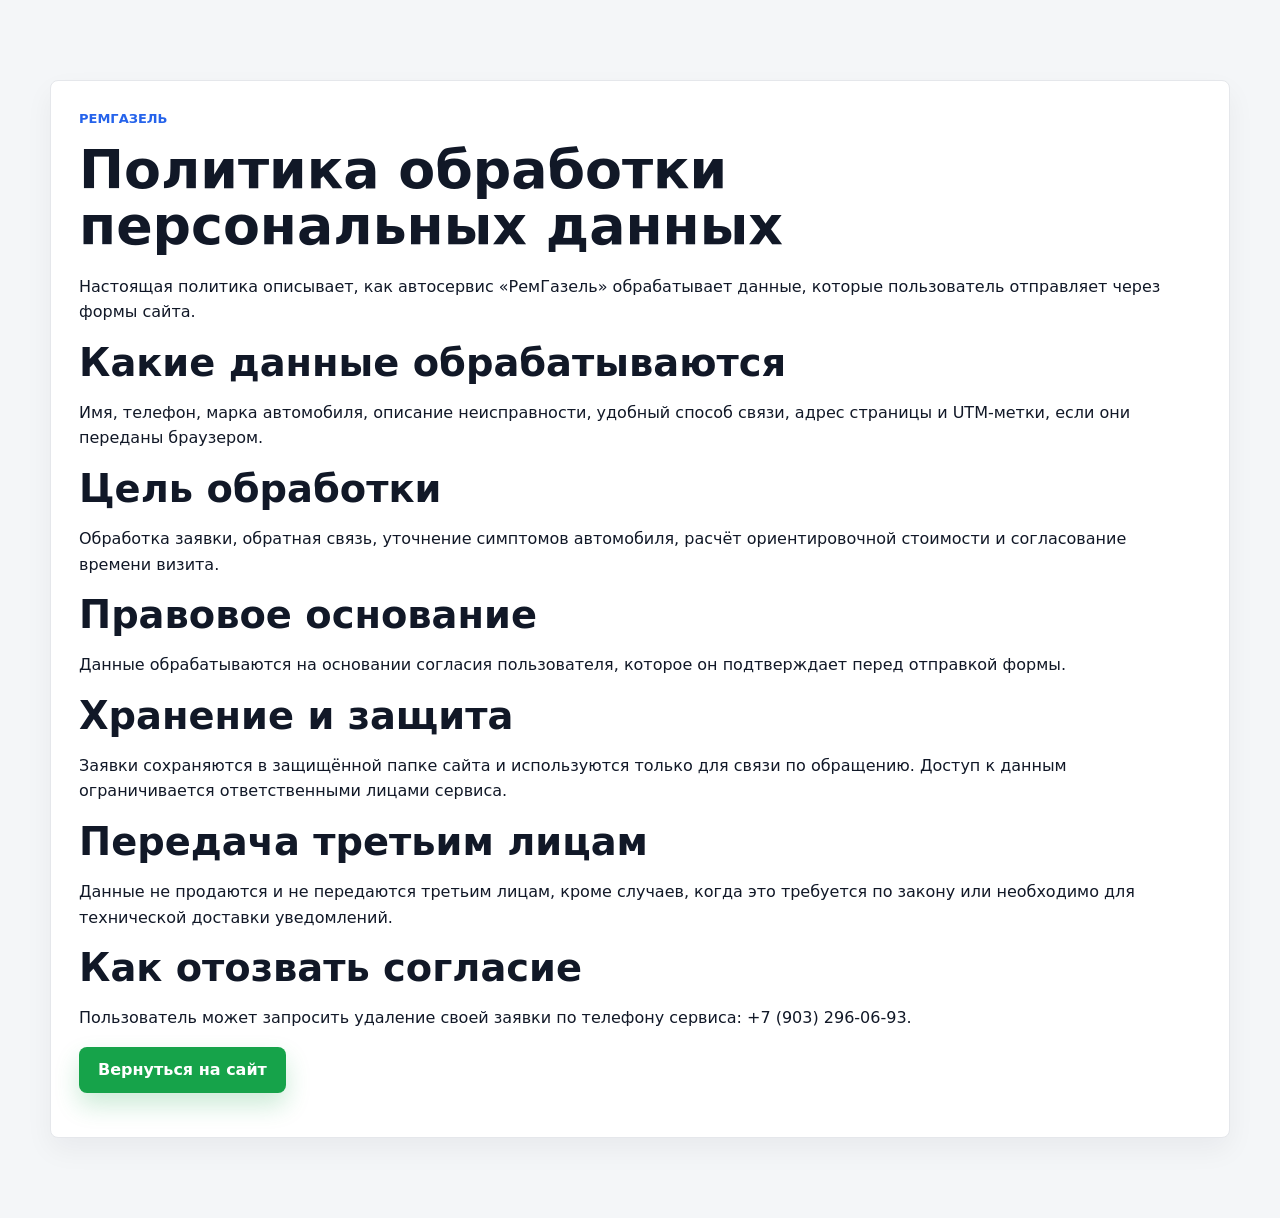
<file: privacy.html>
<!doctype html>
<html lang="ru">
<head>
    <meta charset="utf-8">
    <meta name="viewport" content="width=device-width, initial-scale=1">
    <title>Политика обработки персональных данных | РемГазель</title>
    <meta name="robots" content="index, follow">
    <link rel="stylesheet" href="assets/css/styles.css">
</head>
<body>
<main class="section">
    <div class="container contact-card">
        <p class="eyebrow">РемГазель</p>
        <h1>Политика обработки персональных данных</h1>
        <p>Настоящая политика описывает, как автосервис «РемГазель» обрабатывает данные, которые пользователь отправляет через формы сайта.</p>

        <h2>Какие данные обрабатываются</h2>
        <p>Имя, телефон, марка автомобиля, описание неисправности, удобный способ связи, адрес страницы и UTM-метки, если они переданы браузером.</p>

        <h2>Цель обработки</h2>
        <p>Обработка заявки, обратная связь, уточнение симптомов автомобиля, расчёт ориентировочной стоимости и согласование времени визита.</p>

        <h2>Правовое основание</h2>
        <p>Данные обрабатываются на основании согласия пользователя, которое он подтверждает перед отправкой формы.</p>

        <h2>Хранение и защита</h2>
        <p>Заявки сохраняются в защищённой папке сайта и используются только для связи по обращению. Доступ к данным ограничивается ответственными лицами сервиса.</p>

        <h2>Передача третьим лицам</h2>
        <p>Данные не продаются и не передаются третьим лицам, кроме случаев, когда это требуется по закону или необходимо для технической доставки уведомлений.</p>

        <h2>Как отозвать согласие</h2>
        <p>Пользователь может запросить удаление своей заявки по телефону сервиса: <a href="tel:+79032960693">+7 (903) 296-06-93</a>.</p>

        <p><a class="btn btn-primary" href="index.html">Вернуться на сайт</a></p>
    </div>
</main>
</body>
</html>
</file>
<file: assets/css/styles.css>
:root {
    --bg: #f4f6f8;
    --surface: #ffffff;
    --surface-2: #eef3f8;
    --text: #111827;
    --muted: #5b6472;
    --graphite: #1f2937;
    --graphite-2: #111827;
    --line: #e5e7eb;
    --primary: #2563eb;
    --primary-dark: #1d4ed8;
    --green: #16a34a;
    --green-dark: #15803d;
    --amber: #f59e0b;
    --danger: #b91c1c;
    --radius: 8px;
    --shadow: 0 18px 45px rgba(15, 23, 42, 0.10);
    --container: 1180px;
}

* {
    box-sizing: border-box;
}

html {
    scroll-behavior: smooth;
}

body {
    margin: 0;
    color: var(--text);
    background: var(--bg);
    font-family: Inter, ui-sans-serif, system-ui, -apple-system, BlinkMacSystemFont, "Segoe UI", Arial, sans-serif;
    font-size: 16px;
    line-height: 1.6;
    text-rendering: optimizeLegibility;
}

img,
svg {
    display: block;
    max-width: 100%;
}

a {
    color: inherit;
    text-decoration: none;
}

button,
input,
textarea,
select {
    font: inherit;
}

button,
a,
summary {
    touch-action: manipulation;
}

:focus-visible {
    outline: 3px solid rgba(37, 99, 235, 0.35);
    outline-offset: 3px;
}

.skip-link {
    position: fixed;
    left: 16px;
    top: 10px;
    z-index: 200;
    transform: translateY(-140%);
    background: var(--graphite);
    color: #fff;
    padding: 10px 14px;
    border-radius: var(--radius);
}

.skip-link:focus {
    transform: translateY(0);
}

.container {
    width: min(100% - 32px, var(--container));
    margin-inline: auto;
}

.section {
    padding: 80px 0;
}

.section-muted {
    background: #edf1f5;
}

.section-graphite,
.final-cta {
    color: #f8fafc;
    background:
        linear-gradient(120deg, rgba(37, 99, 235, 0.18), transparent 44%),
        linear-gradient(180deg, var(--graphite), var(--graphite-2));
}

.site-header {
    position: sticky;
    top: 0;
    z-index: 100;
    background: rgba(244, 246, 248, 0.92);
    border-bottom: 1px solid rgba(229, 231, 235, 0.9);
    backdrop-filter: blur(16px);
}

.header-inner {
    min-height: 72px;
    display: flex;
    align-items: center;
    justify-content: space-between;
    gap: 18px;
}

.brand {
    display: inline-flex;
    align-items: center;
    gap: 10px;
    min-width: max-content;
}

.brand-mark {
    display: grid;
    width: 42px;
    height: 42px;
    place-items: center;
    color: #fff;
    font-weight: 700;
    background: linear-gradient(135deg, var(--green), var(--primary));
    border-radius: 8px;
}

.brand strong,
.brand small {
    display: block;
}

.brand small {
    color: var(--muted);
    font-size: 12px;
    line-height: 1.2;
}

.nav {
    display: flex;
    align-items: center;
    gap: 20px;
    color: #374151;
    font-size: 14px;
    font-weight: 650;
}

.nav a {
    padding: 10px 0;
}

.nav a:hover {
    color: var(--primary);
}

.header-actions {
    display: flex;
    align-items: center;
    gap: 12px;
}

.header-phone {
    color: var(--graphite);
    font-weight: 700;
    white-space: nowrap;
}

.menu-toggle {
    display: none;
    width: 46px;
    height: 46px;
    border: 1px solid var(--line);
    border-radius: var(--radius);
    background: #fff;
    cursor: pointer;
}

.menu-toggle span {
    display: block;
    width: 20px;
    height: 2px;
    margin: 5px auto;
    background: var(--graphite);
}

.btn {
    display: inline-flex;
    min-height: 46px;
    align-items: center;
    justify-content: center;
    gap: 8px;
    padding: 12px 18px;
    border: 1px solid transparent;
    border-radius: var(--radius);
    font-weight: 700;
    line-height: 1.2;
    cursor: pointer;
    transition: transform 180ms ease, box-shadow 180ms ease, background 180ms ease, border-color 180ms ease;
}

.btn:hover {
    transform: translateY(-1px);
}

.btn:active {
    transform: translateY(0);
}

.btn-primary {
    color: #fff;
    background: var(--green);
    box-shadow: 0 12px 24px rgba(22, 163, 74, 0.22);
}

.btn-primary:hover {
    background: var(--green-dark);
}

.btn-secondary {
    color: var(--graphite);
    background: #fff;
    border-color: var(--line);
}

.btn-ghost {
    color: var(--primary);
    background: rgba(37, 99, 235, 0.08);
    border-color: rgba(37, 99, 235, 0.15);
}

.btn-light {
    color: var(--graphite);
    background: #fff;
}

.btn-outline-light {
    color: #fff;
    border-color: rgba(255, 255, 255, 0.28);
}

.hero {
    padding-top: 52px;
    overflow: hidden;
}

.hero-grid {
    display: grid;
    grid-template-columns: minmax(0, 1.15fr) minmax(380px, 0.75fr);
    gap: 42px;
    align-items: center;
}

.eyebrow {
    margin: 0 0 12px;
    color: var(--primary);
    font-size: 13px;
    font-weight: 700;
    text-transform: uppercase;
}

.invert .eyebrow,
.section-graphite .eyebrow,
.final-cta .eyebrow {
    color: #93c5fd;
}

h1,
h2,
h3,
p {
    margin-top: 0;
}

h1 {
    max-width: 900px;
    margin-bottom: 20px;
    font-size: clamp(36px, 4.2vw, 54px);
    line-height: 1.04;
}

h2 {
    margin-bottom: 16px;
    font-size: clamp(28px, 3vw, 44px);
    line-height: 1.12;
}

h3 {
    margin-bottom: 10px;
    font-size: 20px;
    line-height: 1.25;
}

.hero-subtitle,
.section-head p {
    max-width: 760px;
    color: var(--muted);
    font-size: 18px;
}

.invert p,
.section-graphite .section-head p,
.final-cta .section-head p {
    color: #cbd5e1;
}

.quick-points {
    display: flex;
    flex-wrap: wrap;
    gap: 10px;
    margin: 28px 0;
}

.quick-points span {
    padding: 9px 12px;
    color: #0f5132;
    background: #dcfce7;
    border: 1px solid #bbf7d0;
    border-radius: 999px;
    font-size: 14px;
    font-weight: 700;
}

.hero-cta {
    display: flex;
    flex-wrap: wrap;
    gap: 12px;
    margin: 28px 0;
}

.hero-facts {
    display: grid;
    grid-template-columns: repeat(4, minmax(0, 1fr));
    gap: 10px;
    margin-top: 34px;
}

.hero-facts div {
    min-height: 112px;
    padding: 16px;
    background: #fff;
    border: 1px solid var(--line);
    border-radius: var(--radius);
    box-shadow: 0 10px 25px rgba(15, 23, 42, 0.05);
}

.hero-facts span,
.hero-facts small,
.panel-label {
    display: block;
    color: var(--muted);
    font-size: 12px;
    font-weight: 700;
    text-transform: uppercase;
}

.hero-facts strong,
.hero-facts a {
    display: block;
    margin-top: 6px;
    font-weight: 700;
    line-height: 1.35;
}

.hero-panel {
    position: relative;
    padding: 20px;
    background: #111827;
    border: 1px solid rgba(255, 255, 255, 0.1);
    border-radius: 12px;
    box-shadow: var(--shadow);
    overflow: hidden;
}

.form-panel {
    padding: 0;
    background: transparent;
    border: 0;
    box-shadow: none;
    overflow: visible;
}

.hero-panel::before {
    content: "";
    position: absolute;
    inset: 0;
    background:
        linear-gradient(rgba(255,255,255,0.045) 1px, transparent 1px),
        linear-gradient(90deg, rgba(255,255,255,0.045) 1px, transparent 1px);
    background-size: 26px 26px;
    mask-image: linear-gradient(180deg, #000, transparent 92%);
    pointer-events: none;
}

.form-panel::before {
    display: none;
}

.panel-top,
.vehicle-card,
.diagnostic-list,
.route-line,
.hero-lead-form {
    position: relative;
    z-index: 1;
}

.panel-top {
    display: flex;
    align-items: center;
    justify-content: space-between;
    gap: 12px;
    color: #fff;
}

.live-pill {
    padding: 8px 10px;
    color: #052e16;
    background: #86efac;
    border-radius: 999px;
    font-size: 13px;
    font-weight: 700;
    white-space: nowrap;
}

.vehicle-card {
    display: grid;
    grid-template-columns: 150px 1fr;
    gap: 16px;
    align-items: center;
    margin-top: 22px;
    padding: 18px;
    color: #fff;
    background: rgba(255, 255, 255, 0.08);
    border: 1px solid rgba(255, 255, 255, 0.12);
    border-radius: var(--radius);
}

.vehicle-card span {
    display: block;
    color: #cbd5e1;
}

.vehicle-shape {
    position: relative;
    height: 82px;
}

.vehicle-shape .cab,
.vehicle-shape .body,
.vehicle-shape .wheel {
    position: absolute;
    display: block;
}

.vehicle-shape .body {
    left: 42px;
    top: 20px;
    width: 90px;
    height: 38px;
    background: #dbeafe;
    border-radius: 5px 7px 4px 4px;
}

.vehicle-shape .cab {
    left: 12px;
    top: 29px;
    width: 44px;
    height: 30px;
    background: #60a5fa;
    border-radius: 10px 4px 4px 4px;
}

.vehicle-shape .wheel {
    top: 55px;
    width: 22px;
    height: 22px;
    border: 5px solid #020617;
    background: #94a3b8;
    border-radius: 50%;
}

.wheel-a {
    left: 26px;
}

.wheel-b {
    left: 102px;
}

.diagnostic-list {
    display: grid;
    grid-template-columns: repeat(2, 1fr);
    gap: 10px;
    margin-top: 14px;
}

.diagnostic-list div {
    padding: 14px;
    color: #e5e7eb;
    background: rgba(255, 255, 255, 0.07);
    border: 1px solid rgba(255, 255, 255, 0.10);
    border-radius: var(--radius);
}

.diagnostic-list span {
    display: block;
    color: #9ca3af;
    font-size: 13px;
}

.route-line {
    display: grid;
    grid-template-columns: repeat(4, 1fr);
    gap: 10px;
    margin-top: 18px;
}

.route-line span {
    position: relative;
    padding: 10px 8px;
    color: #dbeafe;
    background: rgba(37, 99, 235, 0.22);
    border: 1px solid rgba(147, 197, 253, 0.24);
    border-radius: var(--radius);
    font-size: 13px;
    font-weight: 700;
    text-align: center;
}

.hero-lead-form {
    margin-top: 0;
    padding: 26px;
    background: #ffffff;
    border: 1px solid #dbe4ef;
    box-shadow: 0 24px 58px rgba(15, 23, 42, 0.14);
}

.hero-lead-form textarea {
    min-height: 86px;
}

.section-head {
    margin-bottom: 34px;
}

.symptom-grid,
.service-grid,
.benefit-grid,
.review-grid {
    display: grid;
    gap: 16px;
}

.symptom-grid {
    position: relative;
    counter-reset: symptom;
    grid-template-columns: repeat(4, 1fr);
    gap: 12px;
    padding: 12px;
    background:
        linear-gradient(135deg, rgba(37, 99, 235, 0.08), transparent 42%),
        linear-gradient(180deg, #ffffff, #eef4fb);
    border: 1px solid #dbe4ef;
    border-radius: 14px;
    box-shadow: 0 18px 42px rgba(15, 23, 42, 0.08);
}

.symptom-card,
.service-card,
.benefit-card,
.review-card,
.contact-card,
.lead-form,
.price-table {
    background: var(--surface);
    border: 1px solid var(--line);
    border-radius: var(--radius);
    box-shadow: 0 12px 28px rgba(15, 23, 42, 0.05);
}

.symptom-card {
    position: relative;
    min-height: 220px;
    padding: 22px 18px 20px 70px;
    overflow: hidden;
    background:
        linear-gradient(180deg, rgba(255, 255, 255, 0.98), rgba(248, 250, 252, 0.98));
    border-color: #d8e2ef;
    box-shadow: none;
    counter-increment: symptom;
}

.symptom-card::before {
    content: counter(symptom, decimal-leading-zero);
    position: absolute;
    left: 18px;
    top: 22px;
    display: grid;
    width: 36px;
    height: 36px;
    place-items: center;
    color: #fff;
    background: var(--graphite);
    border-radius: 8px;
    font-size: 13px;
    font-weight: 700;
}

.symptom-card::after {
    content: "";
    position: absolute;
    left: 35px;
    top: 66px;
    bottom: 20px;
    width: 2px;
    background: linear-gradient(var(--green), rgba(37, 99, 235, 0.12));
    border-radius: 999px;
}

.symptom-card p {
    color: var(--muted);
}

.symptom-card a {
    display: inline-flex;
    min-height: 36px;
    align-items: center;
    margin-top: 8px;
    padding: 7px 10px;
    color: var(--primary);
    background: #eff6ff;
    border: 1px solid #bfdbfe;
    border-radius: 999px;
    font-weight: 700;
}

.service-grid {
    grid-template-columns: repeat(3, 1fr);
}

.service-card {
    padding: 24px;
}

.service-card ul {
    display: grid;
    gap: 9px;
    margin: 16px 0 0;
    padding: 0;
    list-style: none;
}

.service-card li {
    position: relative;
    padding-left: 18px;
    color: #374151;
}

.service-card li::before,
.benefit-card::before {
    content: "";
    position: absolute;
    width: 7px;
    height: 7px;
    border-radius: 50%;
    background: var(--green);
}

.service-card li::before {
    left: 0;
    top: 11px;
}

.inline-cta,
.risk-card {
    display: flex;
    align-items: center;
    justify-content: space-between;
    gap: 18px;
    margin-top: 24px;
    padding: 20px;
    background: #e8f7ee;
    border: 1px solid #bbf7d0;
    border-radius: var(--radius);
}

.inline-cta span,
.risk-card span {
    display: block;
    color: var(--muted);
}

.prices-layout {
    display: grid;
    grid-template-columns: minmax(0, 0.85fr) minmax(360px, 0.75fr);
    gap: 36px;
    align-items: start;
}

.price-table {
    overflow: hidden;
    background: rgba(255, 255, 255, 0.06);
    border-color: rgba(255, 255, 255, 0.12);
}

.price-row {
    display: grid;
    grid-template-columns: 1fr auto;
    gap: 18px;
    padding: 18px 20px;
    color: #f8fafc;
    border-bottom: 1px solid rgba(255, 255, 255, 0.10);
}

.price-row strong {
    color: #86efac;
    font-size: 20px;
    white-space: nowrap;
}

.price-note {
    margin: 0;
    padding: 18px 20px;
    color: #cbd5e1;
}

.why-layout {
    display: grid;
    grid-template-columns: minmax(260px, 0.7fr) minmax(0, 1fr);
    gap: 34px;
    align-items: start;
}

.benefit-grid {
    grid-template-columns: repeat(2, 1fr);
}

.benefit-card {
    position: relative;
    padding: 22px 22px 22px 42px;
}

.benefit-card::before {
    left: 22px;
    top: 31px;
}

.benefit-card strong,
.benefit-card span {
    display: block;
}

.benefit-card span {
    margin-top: 8px;
    color: var(--muted);
}

.process-route {
    position: relative;
    display: grid;
    grid-template-columns: repeat(6, 1fr);
    gap: 14px;
    margin: 0;
    padding: 0;
    list-style: none;
}

.process-route::before {
    content: "";
    position: absolute;
    left: 4%;
    right: 4%;
    top: 52px;
    height: 6px;
    background: linear-gradient(90deg, var(--green), var(--primary), var(--amber));
    border-radius: 999px;
    box-shadow: 0 14px 30px rgba(37, 99, 235, 0.18);
}

.process-route li {
    position: relative;
    min-height: 210px;
    padding: 82px 18px 20px;
    background:
        linear-gradient(180deg, #ffffff, #f8fafc),
        radial-gradient(circle at 50% 34px, rgba(37, 99, 235, 0.12), transparent 58px);
    border: 1px solid #dbe4ef;
    border-radius: 12px;
    box-shadow: 0 16px 34px rgba(15, 23, 42, 0.06);
    overflow: hidden;
}

.process-route li::before {
    content: "";
    position: absolute;
    left: 50%;
    top: 37px;
    width: 28px;
    height: 28px;
    transform: translateX(-50%);
    background: #fff;
    border: 7px solid var(--primary);
    border-radius: 50%;
    box-shadow: 0 0 0 8px rgba(37, 99, 235, 0.08);
}

.process-route li:nth-child(2n)::before {
    border-color: var(--green);
}

.process-route li:nth-child(5)::before {
    border-color: var(--amber);
}

.process-route span {
    display: inline-flex;
    margin-bottom: 8px;
    color: var(--primary);
    font-weight: 700;
    letter-spacing: 0;
}

.process-route p {
    margin-bottom: 0;
    color: var(--muted);
}

.reviews-layout {
    display: grid;
    gap: 10px;
}

.review-grid {
    grid-template-columns: repeat(3, 1fr);
}

.review-card {
    margin: 0;
    padding: 24px;
}

.review-card blockquote {
    margin: 0;
    color: #1f2937;
    font-size: 18px;
    font-weight: 650;
}

.review-card figcaption {
    margin-top: 18px;
    color: var(--muted);
    font-size: 14px;
}

.source-note {
    margin: 8px 0 0;
    color: var(--muted);
    font-size: 14px;
}

.commercial-section {
    background:
        linear-gradient(90deg, rgba(22, 163, 74, 0.10), transparent 42%),
        #f8fafc;
}

.commercial-grid,
.lead-grid,
.contacts-grid {
    display: grid;
    grid-template-columns: minmax(0, 0.9fr) minmax(360px, 0.75fr);
    gap: 36px;
    align-items: start;
}

.commercial-copy p {
    max-width: 680px;
    color: var(--muted);
    font-size: 18px;
}

.lead-form {
    display: grid;
    gap: 14px;
    padding: 24px;
}

.lead-form h3 {
    margin-bottom: 4px;
}

.lead-form label {
    display: grid;
    gap: 7px;
    color: #374151;
    font-size: 14px;
    font-weight: 700;
}

.lead-form input:not([type="checkbox"]),
.lead-form textarea,
.lead-form select {
    width: 100%;
    min-height: 48px;
    padding: 12px 13px;
    color: var(--text);
    background: #fff;
    border: 1px solid #cfd6df;
    border-radius: var(--radius);
}

.lead-form textarea {
    min-height: 112px;
    resize: vertical;
}

.lead-form input:focus,
.lead-form textarea:focus,
.lead-form select:focus {
    border-color: var(--primary);
    outline: 3px solid rgba(37, 99, 235, 0.15);
}

.final-cta .lead-form {
    background: #fff;
}

.consent {
    grid-template-columns: 20px 1fr;
    align-items: start;
    column-gap: 10px;
    row-gap: 0;
    font-weight: 600;
    line-height: 1.45;
}

.consent span {
    display: block;
    min-width: 0;
}

.consent a {
    color: var(--primary);
    text-decoration: underline;
    text-underline-offset: 3px;
}

.consent input {
    width: 18px;
    height: 18px;
    min-height: 18px;
    margin-top: 3px;
    padding: 0;
    flex: 0 0 auto;
}

.hp-field {
    position: absolute;
    left: -9999px;
    visibility: hidden;
}

.form-message {
    min-height: 24px;
    margin: 0;
    color: var(--muted);
    font-weight: 700;
}

.form-message.success {
    color: var(--green-dark);
}

.form-message.error {
    color: var(--danger);
}

.lead-form .btn[disabled] {
    opacity: 0.7;
    cursor: wait;
    transform: none;
}

.faq-layout {
    display: grid;
    grid-template-columns: minmax(260px, 0.55fr) minmax(0, 1fr);
    gap: 34px;
}

.faq-list {
    display: grid;
    gap: 10px;
}

details {
    background: #fff;
    border: 1px solid var(--line);
    border-radius: var(--radius);
}

summary {
    min-height: 58px;
    padding: 16px 20px;
    cursor: pointer;
    font-weight: 700;
}

details p {
    margin: 0;
    padding: 0 20px 18px;
    color: var(--muted);
}

.contact-stack {
    display: grid;
    gap: 8px;
    margin-top: 24px;
    color: #e5e7eb;
    font-weight: 700;
}

.contact-stack a {
    color: #fff;
    font-size: 22px;
}

.contact-card {
    padding: 28px;
}

.contact-card dl {
    display: grid;
    gap: 16px;
    margin: 24px 0;
}

.contact-card div {
    padding-bottom: 14px;
    border-bottom: 1px solid var(--line);
}

.contact-card dt {
    color: var(--muted);
    font-size: 13px;
    font-weight: 700;
    text-transform: uppercase;
}

.contact-card dd {
    margin: 4px 0 0;
    font-weight: 700;
}

.map-frame {
    width: 100%;
    min-height: 470px;
    background: #dce7f0;
    border: 1px solid var(--line);
    border-radius: 12px;
    box-shadow: var(--shadow);
}

.site-footer {
    padding: 28px 0 92px;
    color: #cbd5e1;
    background: var(--graphite-2);
}

.footer-inner {
    display: flex;
    justify-content: space-between;
    gap: 18px;
}

.mobile-cta {
    position: fixed;
    left: 0;
    right: 0;
    bottom: 0;
    z-index: 120;
    display: none;
    grid-template-columns: repeat(3, 1fr);
    gap: 1px;
    padding: 8px 10px calc(8px + env(safe-area-inset-bottom));
    background: rgba(17, 24, 39, 0.94);
    backdrop-filter: blur(12px);
}

.mobile-cta a {
    display: inline-flex;
    min-height: 48px;
    align-items: center;
    justify-content: center;
    color: #fff;
    background: rgba(255, 255, 255, 0.10);
    border-radius: var(--radius);
    font-size: 14px;
    font-weight: 700;
}

.mobile-cta a:first-child {
    background: var(--green);
}

.reveal {
    opacity: 1;
    transform: none;
}

.reveal.is-visible {
    animation: revealLift 360ms ease both;
}

@keyframes revealLift {
    from {
        opacity: 0.01;
        transform: translateY(12px);
    }
    to {
        opacity: 1;
        transform: translateY(0);
    }
}

@media (max-width: 1120px) {
    .nav {
        gap: 12px;
    }

    .hero-grid,
    .prices-layout,
    .commercial-grid,
    .lead-grid,
    .contacts-grid {
        grid-template-columns: 1fr;
    }

    .hero-facts,
    .symptom-grid {
        grid-template-columns: repeat(2, 1fr);
    }

    .process-route {
        grid-template-columns: repeat(3, 1fr);
    }
}

@media (max-width: 900px) {
    .section {
        padding: 64px 0;
    }

    .header-inner {
        min-height: 66px;
    }

    .nav {
        position: fixed;
        left: 16px;
        right: 16px;
        top: 74px;
        display: none;
        flex-direction: column;
        align-items: stretch;
        gap: 0;
        padding: 10px;
        background: #fff;
        border: 1px solid var(--line);
        border-radius: var(--radius);
        box-shadow: var(--shadow);
    }

    .nav.is-open {
        display: flex;
    }

    .nav a {
        padding: 12px;
    }

    .menu-toggle {
        display: inline-block;
    }

    .header-phone,
    .header-actions .btn {
        display: none;
    }

    .service-grid,
    .why-layout,
    .faq-layout {
        grid-template-columns: 1fr;
    }

    .review-grid,
    .benefit-grid {
        grid-template-columns: 1fr;
    }

    .mobile-cta {
        display: grid;
    }

    body {
        padding-bottom: 78px;
    }
}

@media (max-width: 640px) {
    .container {
        width: min(100% - 24px, var(--container));
    }

    .hero {
        padding-top: 34px;
    }

    h1 {
        font-size: clamp(34px, 11vw, 46px);
    }

    h2 {
        font-size: clamp(26px, 8vw, 34px);
    }

    .hero-subtitle,
    .section-head p,
    .commercial-copy p {
        font-size: 16px;
    }

    .hero-cta,
    .inline-cta {
        align-items: stretch;
        flex-direction: column;
    }

    .btn {
        width: 100%;
    }

    .quick-points {
        gap: 8px;
    }

    .quick-points span {
        width: 100%;
        border-radius: var(--radius);
    }

    .hero-facts,
    .symptom-grid,
    .diagnostic-list,
    .route-line,
    .process-route {
        grid-template-columns: 1fr;
    }

    .hero-facts div,
    .symptom-card {
        min-height: auto;
    }

    .vehicle-card {
        grid-template-columns: 1fr;
    }

    .vehicle-shape {
        width: 150px;
    }

    .price-row {
        grid-template-columns: 1fr;
        gap: 6px;
    }

    .commercial-grid,
    .lead-grid,
    .contacts-grid {
        gap: 24px;
    }

    .lead-form,
    .contact-card {
        padding: 18px;
    }

    .map-frame {
        min-height: 360px;
    }

    .footer-inner {
        flex-direction: column;
    }
}

@media (prefers-reduced-motion: reduce) {
    html {
        scroll-behavior: auto;
    }

    *,
    *::before,
    *::after {
        animation-duration: 0.01ms !important;
        animation-iteration-count: 1 !important;
        scroll-behavior: auto !important;
        transition-duration: 0.01ms !important;
    }
}
</file>
